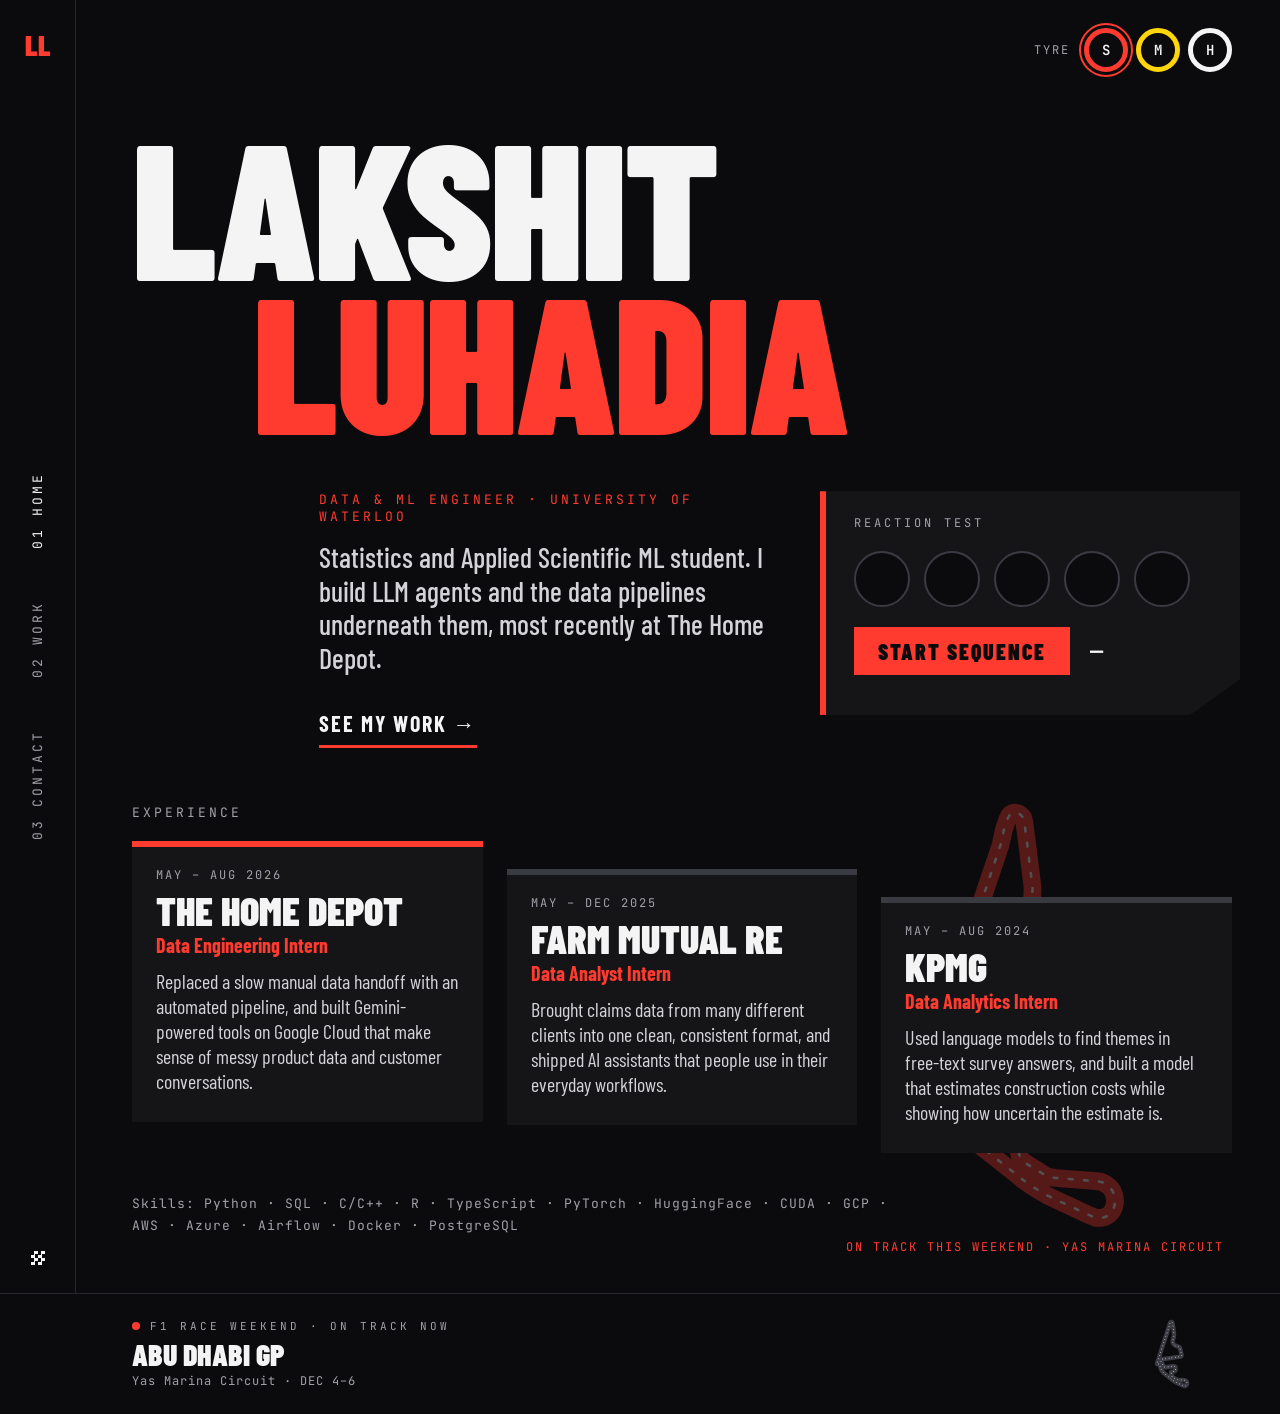
<file: index.html>
<!doctype html>
<html lang="en">
<head>
  <meta charset="utf-8">
  <meta name="viewport" content="width=device-width, initial-scale=1">
  <title>Lakshit Luhadia — Data &amp; ML Engineer</title>
  <meta name="description" content="Lakshit Luhadia is a Statistics and Applied Scientific Machine Learning student at the University of Waterloo who builds LLM agents and the data pipelines underneath them.">
  <meta name="theme-color" content="#0b0b0d">
  <meta property="og:type" content="website">
  <meta property="og:title" content="Lakshit Luhadia — Data &amp; ML Engineer">
  <meta property="og:description" content="I build LLM agents and the data pipelines underneath them.">
  <link rel="icon" href="assets/favicon.svg" type="image/svg+xml">
  <link rel="preconnect" href="https://fonts.googleapis.com">
  <link rel="preconnect" href="https://fonts.gstatic.com" crossorigin>
  <link href="https://fonts.googleapis.com/css2?family=Barlow+Condensed:wght@500;700;900&family=JetBrains+Mono:wght@400;600&display=swap" rel="stylesheet">
  <link rel="stylesheet" href="css/style.css">
  <script src="js/theme.js"></script>
</head>
<body>
  <a class="skip" href="#main">Skip to content</a>
  <div class="shell">
    <header class="rail">
      <div class="rail-inner">
        <a class="mark" href="index.html" aria-label="Lakshit Luhadia, home">LL</a>
        <nav aria-label="Sections">
          <div class="rail-links">
            <a href="index.html" aria-current="page">01 Home</a>
            <a href="work.html">02 Work</a>
            <a href="contact.html">03 Contact</a>
          </div>
        </nav>
        <div class="flag" aria-hidden="true"></div>
      </div>
    </header>

    <main class="page-main" id="main">
      <svg class="backdrop" id="backdrop" aria-hidden="true" viewBox="0 0 600 400" hidden>
        <path class="bed"></path>
        <path class="dash"></path>
      </svg>
      <div class="backdrop-caption" id="backdrop-caption" aria-hidden="true"></div>

      <div class="page">
        <div class="tyres" role="group" aria-label="Tyre compound, changes the accent colour">
          <span class="label">Tyre</span>
          <button class="tyre" type="button" data-accent="#ff3b30" style="--c:#ff3b30" aria-pressed="true" aria-label="Soft tyre, red accent">S</button>
          <button class="tyre" type="button" data-accent="#ffd60a" style="--c:#ffd60a" aria-pressed="false" aria-label="Medium tyre, yellow accent">M</button>
          <button class="tyre" type="button" data-accent="#f4f4f5" style="--c:#f4f4f5" aria-pressed="false" aria-label="Hard tyre, white accent">H</button>
        </div>

        <h1 class="hero-name"><span>Lakshit</span><span>Luhadia</span></h1>

        <div class="intro-row">
          <div class="intro">
            <div class="role">Data &amp; ML engineer · University of Waterloo</div>
            <p>Statistics and Applied Scientific ML student. I build LLM agents and the data pipelines underneath them, most recently at The Home Depot.</p>
            <a class="cta" href="work.html">See my work →</a>
          </div>

          <section class="card-cut reaction" aria-labelledby="rt-title">
            <div class="label" id="rt-title">Reaction test</div>
            <div class="lights" aria-hidden="true"><i></i><i></i><i></i><i></i><i></i></div>
            <div class="reaction-row">
              <button class="btn" id="rt-button" type="button">Start sequence</button>
              <div class="readout" id="rt-readout" aria-live="polite">—</div>
            </div>
          </section>
        </div>

        <section class="experience" aria-labelledby="exp-title">
          <div class="label" id="exp-title">Experience</div>
          <div class="exp-grid">
            <article class="exp">
              <div class="when">May – Aug 2026</div>
              <h3>The Home Depot</h3>
              <div class="role">Data Engineering Intern</div>
              <p>Replaced a slow manual data handoff with an automated pipeline, and built Gemini-powered tools on Google Cloud that make sense of messy product data and customer conversations.</p>
            </article>
            <article class="exp">
              <div class="when">May – Dec 2025</div>
              <h3>Farm Mutual Re</h3>
              <div class="role">Data Analyst Intern</div>
              <p>Brought claims data from many different clients into one clean, consistent format, and shipped AI assistants that people use in their everyday workflows.</p>
            </article>
            <article class="exp">
              <div class="when">May – Aug 2024</div>
              <h3>KPMG</h3>
              <div class="role">Data Analytics Intern</div>
              <p>Used language models to find themes in free-text survey answers, and built a model that estimates construction costs while showing how uncertain the estimate is.</p>
            </article>
          </div>
          <p class="skills">Skills: Python · SQL · C/C++ · R · TypeScript · PyTorch · HuggingFace · CUDA · GCP · AWS · Azure · Airflow · Docker · PostgreSQL</p>
        </section>
      </div>
    </main>

    <footer class="site-footer" data-footer="home" aria-label="Formula 1 race weekend"></footer>
  </div>

  <script src="js/circuits.js"></script>
  <script src="js/f1.js"></script>
  <script src="js/home.js"></script>
</body>
</html>
</file>
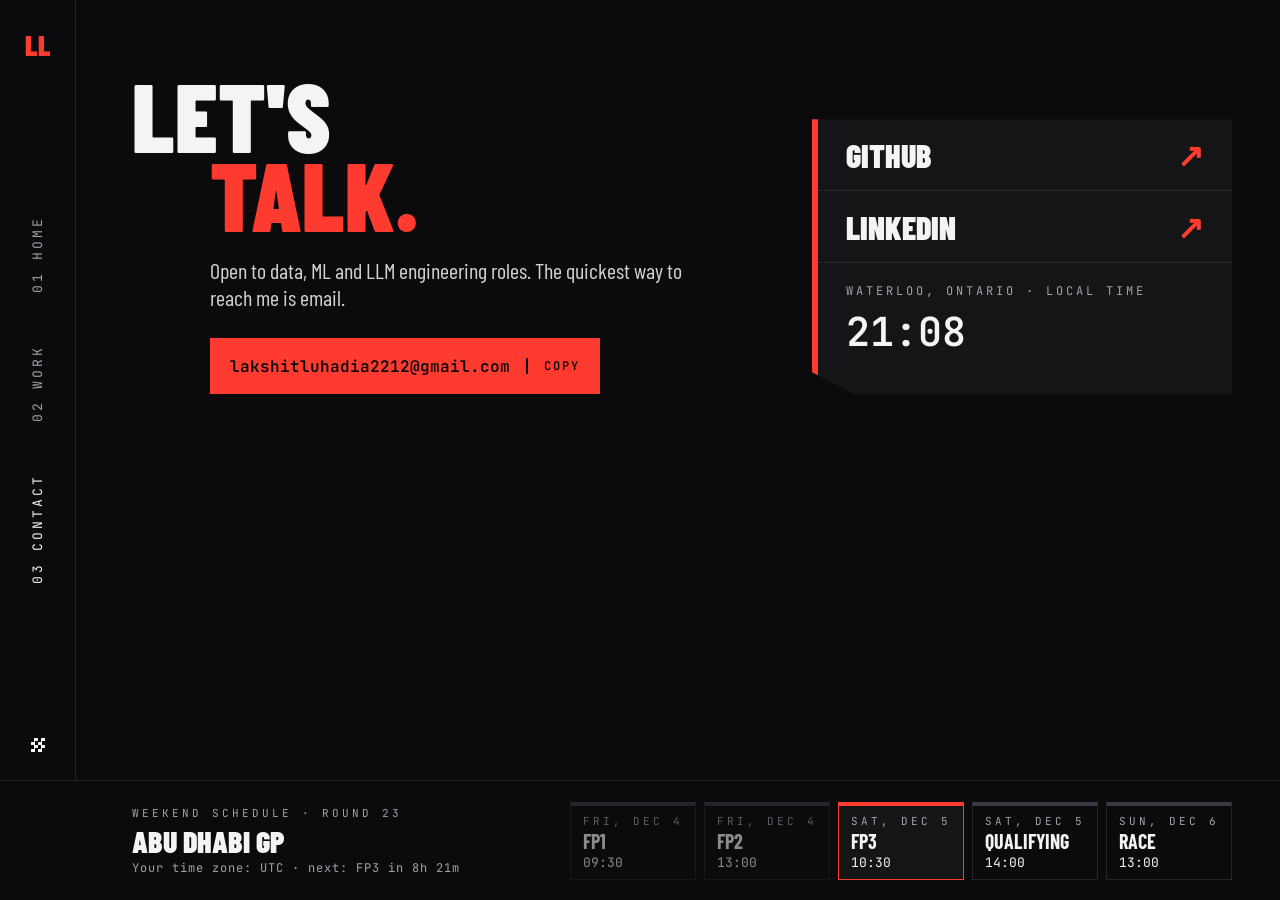
<file: contact.html>
<!doctype html>
<html lang="en">
<head>
  <meta charset="utf-8">
  <meta name="viewport" content="width=device-width, initial-scale=1">
  <title>Contact — Lakshit Luhadia</title>
  <meta name="description" content="Get in touch with Lakshit Luhadia. Open to data, ML and LLM engineering roles.">
  <meta name="theme-color" content="#0b0b0d">
  <meta property="og:type" content="website">
  <meta property="og:title" content="Contact — Lakshit Luhadia">
  <meta property="og:description" content="Open to data, ML and LLM engineering roles.">
  <link rel="icon" href="assets/favicon.svg" type="image/svg+xml">
  <link rel="preconnect" href="https://fonts.googleapis.com">
  <link rel="preconnect" href="https://fonts.gstatic.com" crossorigin>
  <link href="https://fonts.googleapis.com/css2?family=Barlow+Condensed:wght@500;700;900&family=JetBrains+Mono:wght@400;600&display=swap" rel="stylesheet">
  <link rel="stylesheet" href="css/style.css">
  <script src="js/theme.js"></script>
</head>
<body>
  <a class="skip" href="#main">Skip to content</a>
  <div class="shell">
    <header class="rail">
      <div class="rail-inner">
        <a class="mark" href="index.html" aria-label="Lakshit Luhadia, home">LL</a>
        <nav aria-label="Sections">
          <div class="rail-links">
            <a href="index.html">01 Home</a>
            <a href="work.html">02 Work</a>
            <a href="contact.html" aria-current="page">03 Contact</a>
          </div>
        </nav>
        <div class="flag" aria-hidden="true"></div>
      </div>
    </header>

    <main class="page-main" id="main">
      <div class="page">
        <div class="contact-grid">
          <section class="contact-main">
            <h1 class="page-title">Let's<span>talk.</span></h1>
            <p>Open to data, ML and LLM engineering roles. The quickest way to reach me is email.</p>
            <button class="copy-mail" id="copy-mail" type="button" aria-label="Copy my email address">
              <span>lakshitluhadia2212@gmail.com</span>
              <span class="state" id="copy-state" aria-live="polite">COPY</span>
            </button>
          </section>

          <section class="contact-links" aria-label="Links">
            <a href="https://github.com/LakshitLuhadia" target="_blank" rel="noopener">GitHub <span aria-hidden="true">↗</span></a>
            <a href="https://www.linkedin.com/in/lluhadia/" target="_blank" rel="noopener">LinkedIn <span aria-hidden="true">↗</span></a>
            <div class="clock">
              <div class="label">Waterloo, Ontario · local time</div>
              <div class="time" id="clock">--:--</div>
            </div>
          </section>
        </div>
      </div>
    </main>

    <footer class="site-footer" data-footer="sessions" aria-label="Session times for the current race weekend"></footer>
  </div>

  <script src="js/circuits.js"></script>
  <script src="js/f1.js"></script>
  <script src="js/contact.js"></script>
</body>
</html>
</file>
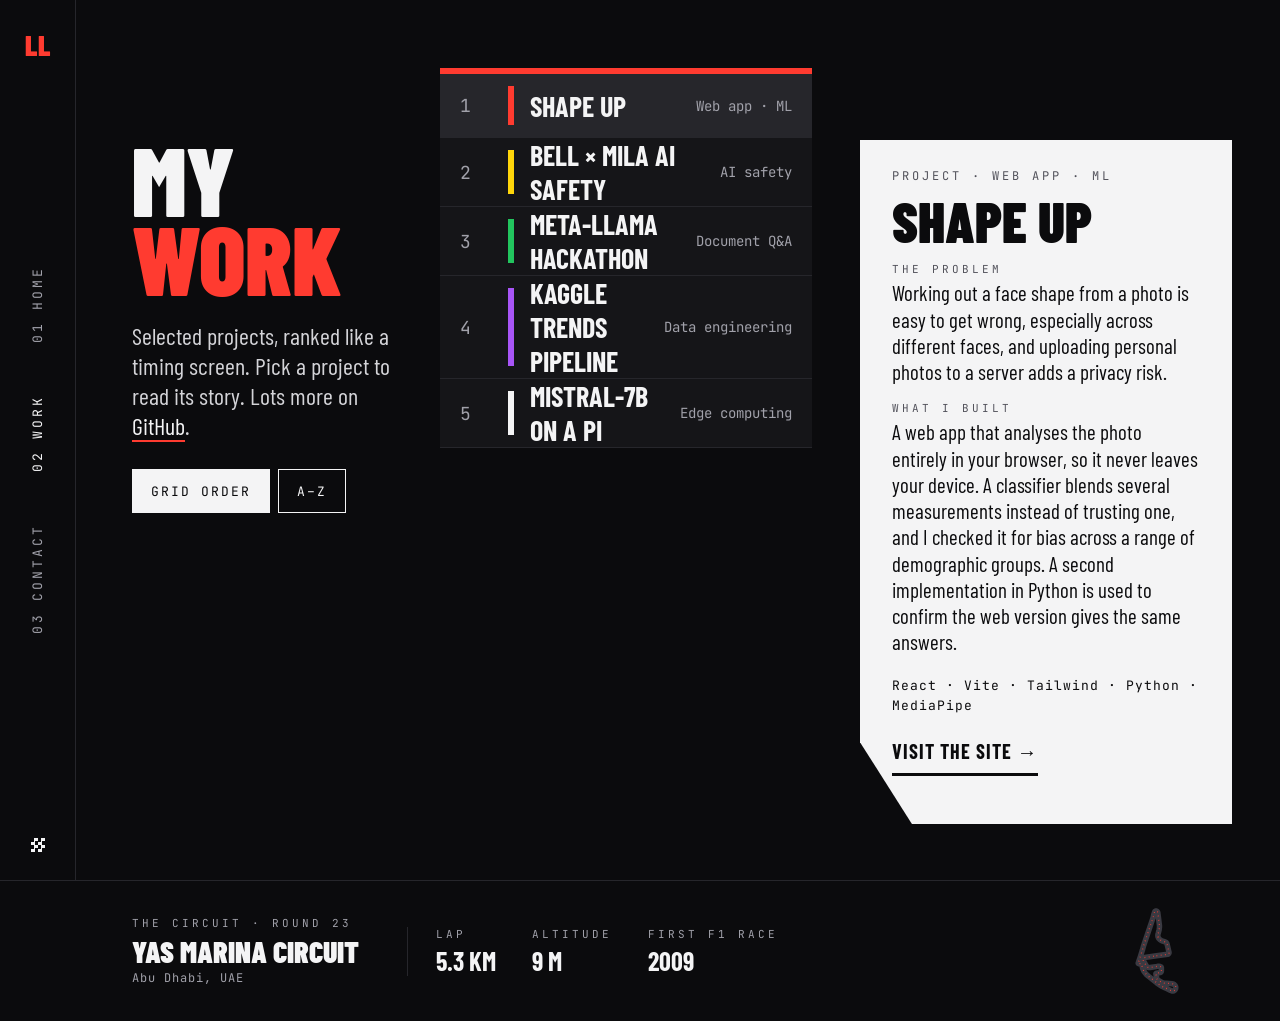
<file: work.html>
<!doctype html>
<html lang="en">
<head>
  <meta charset="utf-8">
  <meta name="viewport" content="width=device-width, initial-scale=1">
  <title>Work — Lakshit Luhadia</title>
  <meta name="description" content="Selected projects by Lakshit Luhadia: Shape Up, the Bell x Mila AI safety hackathon, a PDF question-answering assistant on Llama 3.2, a data pipeline and Mistral-7B on a Raspberry Pi.">
  <meta name="theme-color" content="#0b0b0d">
  <meta property="og:type" content="website">
  <meta property="og:title" content="Work — Lakshit Luhadia">
  <meta property="og:description" content="Selected projects, with the problem each one solves and what I built.">
  <link rel="icon" href="assets/favicon.svg" type="image/svg+xml">
  <link rel="preconnect" href="https://fonts.googleapis.com">
  <link rel="preconnect" href="https://fonts.gstatic.com" crossorigin>
  <link href="https://fonts.googleapis.com/css2?family=Barlow+Condensed:wght@500;700;900&family=JetBrains+Mono:wght@400;600&display=swap" rel="stylesheet">
  <link rel="stylesheet" href="css/style.css">
  <script src="js/theme.js"></script>
</head>
<body>
  <a class="skip" href="#main">Skip to content</a>
  <div class="shell">
    <header class="rail">
      <div class="rail-inner">
        <a class="mark" href="index.html" aria-label="Lakshit Luhadia, home">LL</a>
        <nav aria-label="Sections">
          <div class="rail-links">
            <a href="index.html">01 Home</a>
            <a href="work.html" aria-current="page">02 Work</a>
            <a href="contact.html">03 Contact</a>
          </div>
        </nav>
        <div class="flag" aria-hidden="true"></div>
      </div>
    </header>

    <main class="page-main" id="main">
      <div class="page">
        <div class="work-grid">
          <section class="work-intro">
            <h1 class="page-title">My<br><span>Work</span></h1>
            <p>Selected projects, ranked like a timing screen. Pick a project to read its story. Lots more on <a href="https://github.com/LakshitLuhadia">GitHub</a>.</p>
            <div class="sorter" role="group" aria-label="Sort projects">
              <button type="button" id="sort-order" aria-pressed="true">GRID ORDER</button>
              <button type="button" id="sort-name" aria-pressed="false">A–Z</button>
            </div>
          </section>

          <section class="tower" id="tower" aria-label="Projects"></section>

          <aside class="detail" id="detail" aria-live="polite" aria-label="Project story">
            <div class="label" id="d-tag"></div>
            <h2 id="d-name"></h2>
            <h3>THE PROBLEM</h3>
            <p id="d-problem"></p>
            <h3>WHAT I BUILT</h3>
            <p id="d-built"></p>
            <div class="stack" id="d-stack"></div>
            <a class="out" id="d-link" href="#" hidden target="_blank" rel="noopener"></a>
          </aside>
        </div>
      </div>
    </main>

    <footer class="site-footer" data-footer="circuit" aria-label="Circuit of the current race weekend"></footer>
  </div>

  <noscript><p style="padding:24px;font-family:sans-serif">This page lists my projects using JavaScript. You can also find them on <a href="https://github.com/LakshitLuhadia">GitHub</a>.</p></noscript>
  <script src="js/circuits.js"></script>
  <script src="js/f1.js"></script>
  <script src="js/work.js"></script>
</body>
</html>
</file>
<file: css/style.css>
/* Lakshit Luhadia — personal site. Plain CSS, no build step. */

:root {
  --bg: #0b0b0d;
  --panel: #151518;
  --line: #26262b;
  --line-2: #3a3a42;
  --text: #f4f4f5;
  --soft: #d4d4d8;
  --muted: #a1a1aa;
  --ink-muted: #52525b;
  --accent: #ff3b30; /* changed by the tyre switcher */
  --display: "Barlow Condensed", "Arial Narrow", sans-serif;
  --mono: "JetBrains Mono", ui-monospace, "SFMono-Regular", Menlo, Consolas, monospace;
}

*, *::before, *::after { box-sizing: border-box; }

html { color-scheme: dark; }

body {
  margin: 0;
  background: var(--bg);
  color: var(--text);
  font-family: var(--display);
  overflow-x: clip;
  -webkit-font-smoothing: antialiased;
}

a { color: var(--text); text-decoration: none; }
button { font: inherit; color: inherit; cursor: pointer; }
h1, h2, h3, p, ol, ul, dl, dd { margin: 0; padding: 0; }
ol, ul { list-style: none; }

:focus-visible { outline: 3px solid var(--text); outline-offset: 3px; }

.skip {
  position: absolute; left: 12px; top: -60px; z-index: 10;
  background: var(--accent); color: var(--bg); padding: 12px 16px;
  font-family: var(--mono); font-size: 13px;
}
.skip:focus { top: 12px; }

.mono { font-family: var(--mono); }
.label { font-family: var(--mono); font-size: 13px; letter-spacing: 3px; color: var(--muted); text-transform: uppercase; }

/* ---------- shell: side rail + page + footer ---------- */

.shell {
  display: grid;
  grid-template-columns: 76px minmax(0, 1fr);
  grid-template-areas: "rail main" "foot foot";
  grid-template-rows: 1fr auto;
  min-height: 100vh;
}

.rail { grid-area: rail; border-right: 1px solid var(--line); }
.rail-inner {
  height: 100%;
  display: flex; flex-direction: column; align-items: center; justify-content: space-between;
  padding: 28px 0;
}
.mark { font-weight: 900; font-size: 28px; letter-spacing: 1px; color: var(--accent); }
.rail-links {
  writing-mode: vertical-rl; transform: rotate(180deg);
  display: flex; flex-direction: row-reverse; gap: 32px;
  font-family: var(--mono); font-size: 13px; letter-spacing: 3px; text-transform: uppercase;
}
.rail-links a { color: var(--muted); padding: 10px 6px; }
.rail-links a:hover, .rail-links a[aria-current="page"] { color: var(--text); }
.flag {
  width: 14px; height: 14px;
  background: repeating-conic-gradient(var(--text) 0% 25%, var(--bg) 0% 50%) 0 0 / 7px 7px;
}

.page-main { grid-area: main; min-width: 0; position: relative; overflow-x: clip; padding: 28px 48px 56px 56px; }
.page { max-width: 1300px; position: relative; }

/* ---------- home ---------- */

.backdrop {
  position: absolute; right: -120px; bottom: 24px; width: 760px; max-width: none;
  opacity: 0.3; pointer-events: none;
}
.backdrop path { fill: none; stroke-linejoin: round; stroke-linecap: round; }
.backdrop .bed { stroke: var(--accent); stroke-width: 14; }
.backdrop .dash { stroke: var(--text); stroke-width: 2; stroke-dasharray: 3 9; }
.backdrop-caption {
  position: absolute; right: 56px; bottom: 24px; min-height: 44px;
  display: inline-flex; align-items: center;
  font-family: var(--mono); font-size: 12px; letter-spacing: 2px; color: var(--accent);
}

.tyres { display: flex; justify-content: flex-end; align-items: center; gap: 8px; position: relative; }
.tyres .label { font-size: 12px; letter-spacing: 2px; margin-right: 6px; }
.tyre {
  width: 44px; height: 44px; border-radius: 50%; background: var(--bg);
  border: 5px solid var(--c); color: var(--text);
  font-family: var(--mono); font-weight: 600; font-size: 14px; padding: 0;
}
.tyre[aria-pressed="true"] { outline: 2px solid var(--c); outline-offset: 3px; }

.hero-name {
  position: relative;
  margin-top: 56px; font-weight: 900; text-transform: uppercase;
  font-size: clamp(76px, 15vw, 216px); line-height: 0.8; letter-spacing: -0.015em;
}
.hero-name span { display: block; }
.hero-name span + span { margin-left: 11%; color: var(--accent); }

.intro-row { position: relative; display: flex; flex-wrap: wrap; align-items: flex-start; gap: 40px; margin-top: 56px; }
.intro { flex: 1 1 300px; max-width: 460px; margin-left: 17%; }
.intro .role { font-family: var(--mono); font-size: 13px; letter-spacing: 3px; color: var(--accent); text-transform: uppercase; }
.intro p { margin-top: 16px; font-size: 28px; line-height: 1.2; font-weight: 500; color: var(--soft); }
.cta {
  display: inline-flex; align-items: center; margin-top: 28px; min-height: 44px;
  font-weight: 700; font-size: 22px; letter-spacing: 2px; text-transform: uppercase;
  border-bottom: 3px solid var(--accent);
}

.card-cut {
  background: var(--panel); border-left: 6px solid var(--accent);
}
.reaction {
  flex: 0 1 420px; margin-left: auto; margin-right: -8px;
  padding: 24px 28px 40px;
  clip-path: polygon(0 0, 100% 0, 100% 84%, 88% 100%, 0 100%);
}
.reaction .label { font-size: 12px; letter-spacing: 3px; }
.lights { display: flex; gap: 14px; margin: 20px 0; }
.lights i { flex: 1; aspect-ratio: 1; max-width: 56px; border-radius: 50%; border: 2px solid var(--line-2); background: var(--bg); }
.lights i.on { background: #ff3b30; border-color: #ff3b30; }
.reaction-row { display: flex; align-items: center; gap: 20px; flex-wrap: wrap; }
.btn {
  min-height: 48px; padding: 0 24px; background: var(--accent); color: var(--bg); border: 0;
  font-family: var(--display); font-weight: 900; font-size: 22px; letter-spacing: 2px; text-transform: uppercase;
}
.readout { font-family: var(--mono); font-size: 22px; font-weight: 600; }

.experience { position: relative; margin-top: 56px; }
.exp-grid { display: flex; flex-wrap: wrap; gap: 24px; margin-top: 20px; align-items: flex-start; }
.exp {
  flex: 1 1 280px; background: var(--panel); border-top: 6px solid var(--line-2); padding: 20px 24px 28px;
}
.exp:nth-child(1) { border-top-color: var(--accent); }
.exp:nth-child(2) { margin-top: 28px; }
.exp:nth-child(3) { margin-top: 56px; }
.exp .when { font-family: var(--mono); font-size: 12px; letter-spacing: 2px; color: var(--muted); text-transform: uppercase; }
.exp h3 { margin-top: 8px; font-weight: 900; font-size: 40px; line-height: 0.95; text-transform: uppercase; }
.exp .role { margin-top: 4px; font-size: 20px; font-weight: 700; color: var(--accent); }
.exp p { margin-top: 12px; font-size: 20px; line-height: 1.25; color: var(--soft); }
.skills { margin-top: 40px; max-width: 760px; font-family: var(--mono); font-size: 13px; line-height: 1.7; letter-spacing: 1px; color: var(--muted); }

/* ---------- work ---------- */

.work-grid { display: flex; flex-wrap: wrap; gap: 48px; margin-top: 40px; align-items: flex-start; }
.work-intro { flex: 0 1 260px; margin-top: 72px; }
.page-title { font-weight: 900; font-size: 96px; line-height: 0.82; text-transform: uppercase; }
.page-title span { color: var(--accent); }
.work-intro p { margin-top: 24px; font-size: 24px; line-height: 1.25; color: var(--soft); }
.work-intro p a { border-bottom: 2px solid var(--accent); }
.sorter { display: flex; gap: 8px; margin-top: 28px; }
.sorter button {
  min-height: 44px; padding: 0 18px; background: transparent; border: 1px solid var(--text);
  font-family: var(--mono); font-size: 13px; letter-spacing: 2px;
}
.sorter button[aria-pressed="true"] { background: var(--text); color: var(--bg); }

.tower { flex: 1 1 340px; max-width: 440px; background: var(--panel); border-top: 6px solid var(--accent); }
.tower button {
  display: flex; align-items: center; width: 100%; min-height: 64px; gap: 16px; padding: 0 20px;
  background: transparent; border: 0; border-bottom: 1px solid var(--line); text-align: left;
  font-size: 28px; font-weight: 700; text-transform: uppercase;
}
.tower button[aria-pressed="true"] { background: var(--line); }
.tower .pos { flex: 0 0 32px; font-family: var(--mono); font-size: 18px; font-weight: 400; color: var(--muted); }
.tower .stripe { flex: 0 0 6px; align-self: stretch; margin: 12px 0; background: var(--c); }
.tower .name { flex: 1; }
.tower .tag { font-family: var(--mono); font-size: 14px; font-weight: 400; color: var(--muted); text-transform: none; }

.detail {
  flex: 1 1 340px; max-width: 420px; margin-top: 72px; padding: 28px 32px 48px;
  background: var(--text); color: var(--bg);
  clip-path: polygon(0 0, 100% 0, 100% 100%, 14% 100%, 0 88%);
}
.detail .label { font-size: 12px; color: var(--ink-muted); }
.detail h2 { margin-top: 12px; font-weight: 900; font-size: 56px; line-height: 0.9; text-transform: uppercase; }
.detail h3 { margin-top: 16px; font-family: var(--mono); font-weight: 400; font-size: 11px; letter-spacing: 3px; color: var(--ink-muted); }
.detail p { margin-top: 4px; font-size: 21px; line-height: 1.25; }
.detail .stack { margin-top: 20px; font-family: var(--mono); font-size: 13px; line-height: 1.6; letter-spacing: 1px; }
.detail .out {
  display: inline-block; margin-top: 12px; min-height: 44px; line-height: 44px;
  color: var(--bg); font-weight: 700; font-size: 20px; letter-spacing: 1px; text-transform: uppercase; border-bottom: 3px solid var(--bg);
}
.detail .out[hidden] { display: none; }

/* ---------- contact ---------- */

.contact-grid { display: flex; flex-wrap: wrap; gap: 56px; margin-top: 48px; align-items: flex-end; }
.contact-main { flex: 1 1 340px; max-width: 560px; }
.contact-main .page-title { font-size: 96px; }
.contact-main .page-title span { display: block; margin-left: 14%; }
.contact-main p { margin: 24px 0 0 14%; font-size: 22px; line-height: 1.2; color: var(--soft); }
.copy-mail {
  display: inline-flex; align-items: center; gap: 16px; margin: 28px 0 0 14%; min-height: 56px; padding: 0 20px;
  background: var(--accent); color: var(--bg); border: 0; font-family: var(--mono); font-size: 16px; font-weight: 600;
  max-width: calc(100% - 14%); text-align: left;
}
.copy-mail .state { font-size: 12px; letter-spacing: 2px; border-left: 2px solid var(--bg); padding-left: 16px; white-space: nowrap; }
.contact-links {
  flex: 0 1 420px; margin-left: auto; background: var(--panel); border-left: 6px solid var(--accent);
  clip-path: polygon(0 0, 100% 0, 100% 100%, 10% 100%, 0 92%);
}
.contact-links a {
  display: flex; justify-content: space-between; align-items: center; min-height: 72px; padding: 0 28px;
  border-bottom: 1px solid var(--line); font-weight: 900; font-size: 32px; text-transform: uppercase;
}
.contact-links a span { color: var(--accent); }
.clock { padding: 20px 28px 36px; }
.clock .label { font-size: 12px; }
.clock .time { margin-top: 6px; font-family: var(--mono); font-size: 40px; font-weight: 600; }

/* ---------- race-weekend footers (rendered by js/f1.js) ---------- */

.site-footer {
  grid-area: foot; border-top: 1px solid var(--line);
  padding: 20px 48px 20px 132px; min-height: 120px;
  display: flex; flex-wrap: wrap; align-items: center; gap: 12px 48px;
}
.sf-label { font-family: var(--mono); font-size: 11px; letter-spacing: 3px; color: var(--muted); display: flex; align-items: center; gap: 10px; }
.sf-dot { width: 8px; height: 8px; border-radius: 50%; background: var(--muted); }
.sf-dot.is-live { background: #ff3b30; }
.sf-title { margin-top: 6px; font-weight: 900; font-size: 30px; line-height: 1; text-transform: uppercase; }
.sf-title-sm { font-size: 22px; font-weight: 700; margin-top: 4px; }
.sf-sub { margin-top: 4px; font-family: var(--mono); font-size: 12px; letter-spacing: 1px; color: var(--muted); }
.sf-sep { border-left: 1px solid var(--line); padding-left: 28px; }
.sf-svg { margin-left: auto; flex: 0 0 auto; width: 120px; height: 80px; }
.sf-svg-lg { width: 150px; height: 100px; }
.sf-track-bed { fill: none; stroke: var(--line-2); stroke-width: 22; stroke-linejoin: round; stroke-linecap: round; }
.sf-track-line { fill: none; stroke: var(--text); stroke-width: 5; stroke-dasharray: 3 14; stroke-linejoin: round; }
.is-accent .sf-track-line { stroke: var(--accent); }
.sf-facts { display: flex; gap: 36px; }
.sf-facts .sf-label { display: block; }
.sf-fact { margin-top: 4px; font-weight: 700; font-size: 26px; text-transform: uppercase; }
.sf-sessions { flex: 1 1 400px; display: flex; flex-wrap: wrap; gap: 8px; justify-content: flex-end; }
.sf-session { min-width: 108px; padding: 8px 12px; border: 1px solid var(--line); border-top: 4px solid var(--line-2); }
.sf-session .sf-label { display: block; }
.sf-session-name { margin-top: 2px; font-weight: 700; font-size: 20px; line-height: 1.1; text-transform: uppercase; }
.sf-session-time { margin-top: 2px; font-family: var(--mono); font-size: 13px; }
.sf-session.is-next { background: var(--panel); border-color: var(--accent); border-top-color: var(--accent); }
.sf-session.is-past { opacity: 0.55; }

/* ---------- small screens: the rail becomes a top bar ---------- */

@media (max-width: 860px) {
  .shell { grid-template-columns: minmax(0, 1fr); grid-template-areas: "rail" "main" "foot"; grid-template-rows: auto 1fr auto; }
  .rail { border-right: 0; border-bottom: 1px solid var(--line); position: sticky; top: 0; z-index: 5; background: var(--bg); }
  .rail-inner { position: static; height: auto; flex-direction: row; padding: 4px 16px; gap: 16px; }
  .rail-links { writing-mode: horizontal-tb; transform: none; flex-direction: row; gap: 4px; font-size: 12px; letter-spacing: 2px; }
  .rail-links a { padding: 14px 8px; }
  .flag { display: none; }
  .page-main { padding: 20px 16px 40px; }
  .hero-name { margin-top: 32px; }
  .intro { margin-left: 0; }
  .intro p { font-size: 24px; }
  .reaction { margin: 0; flex-basis: 100%; }
  .exp:nth-child(n) { margin-top: 0; }
  .backdrop { right: -30%; width: 120%; bottom: 80px; }
  .backdrop-caption { right: 16px; }
  .work-grid { gap: 28px; margin-top: 16px; }
  .work-intro, .detail { margin-top: 0; }
  .page-title, .contact-main .page-title { font-size: 72px; }
  .tower, .detail { max-width: none; flex-basis: 100%; }
  .detail h2 { font-size: 44px; }
  .contact-grid { gap: 32px; margin-top: 24px; }
  .contact-main p, .copy-mail { margin-left: 0; }
  .contact-main .page-title span { margin-left: 10%; }
  .copy-mail { max-width: 100%; font-size: 14px; }
  .contact-links { flex-basis: 100%; margin-left: 0; }
  .site-footer { padding: 20px 16px; }
  .sf-sep { border-left: 0; padding-left: 0; }
  .sf-svg { margin-left: 0; }
  .sf-sessions { justify-content: flex-start; }
  .sf-facts { gap: 20px; flex-wrap: wrap; }
}

@media (prefers-reduced-motion: reduce) {
  * { scroll-behavior: auto !important; transition: none !important; animation: none !important; }
}
</file>
